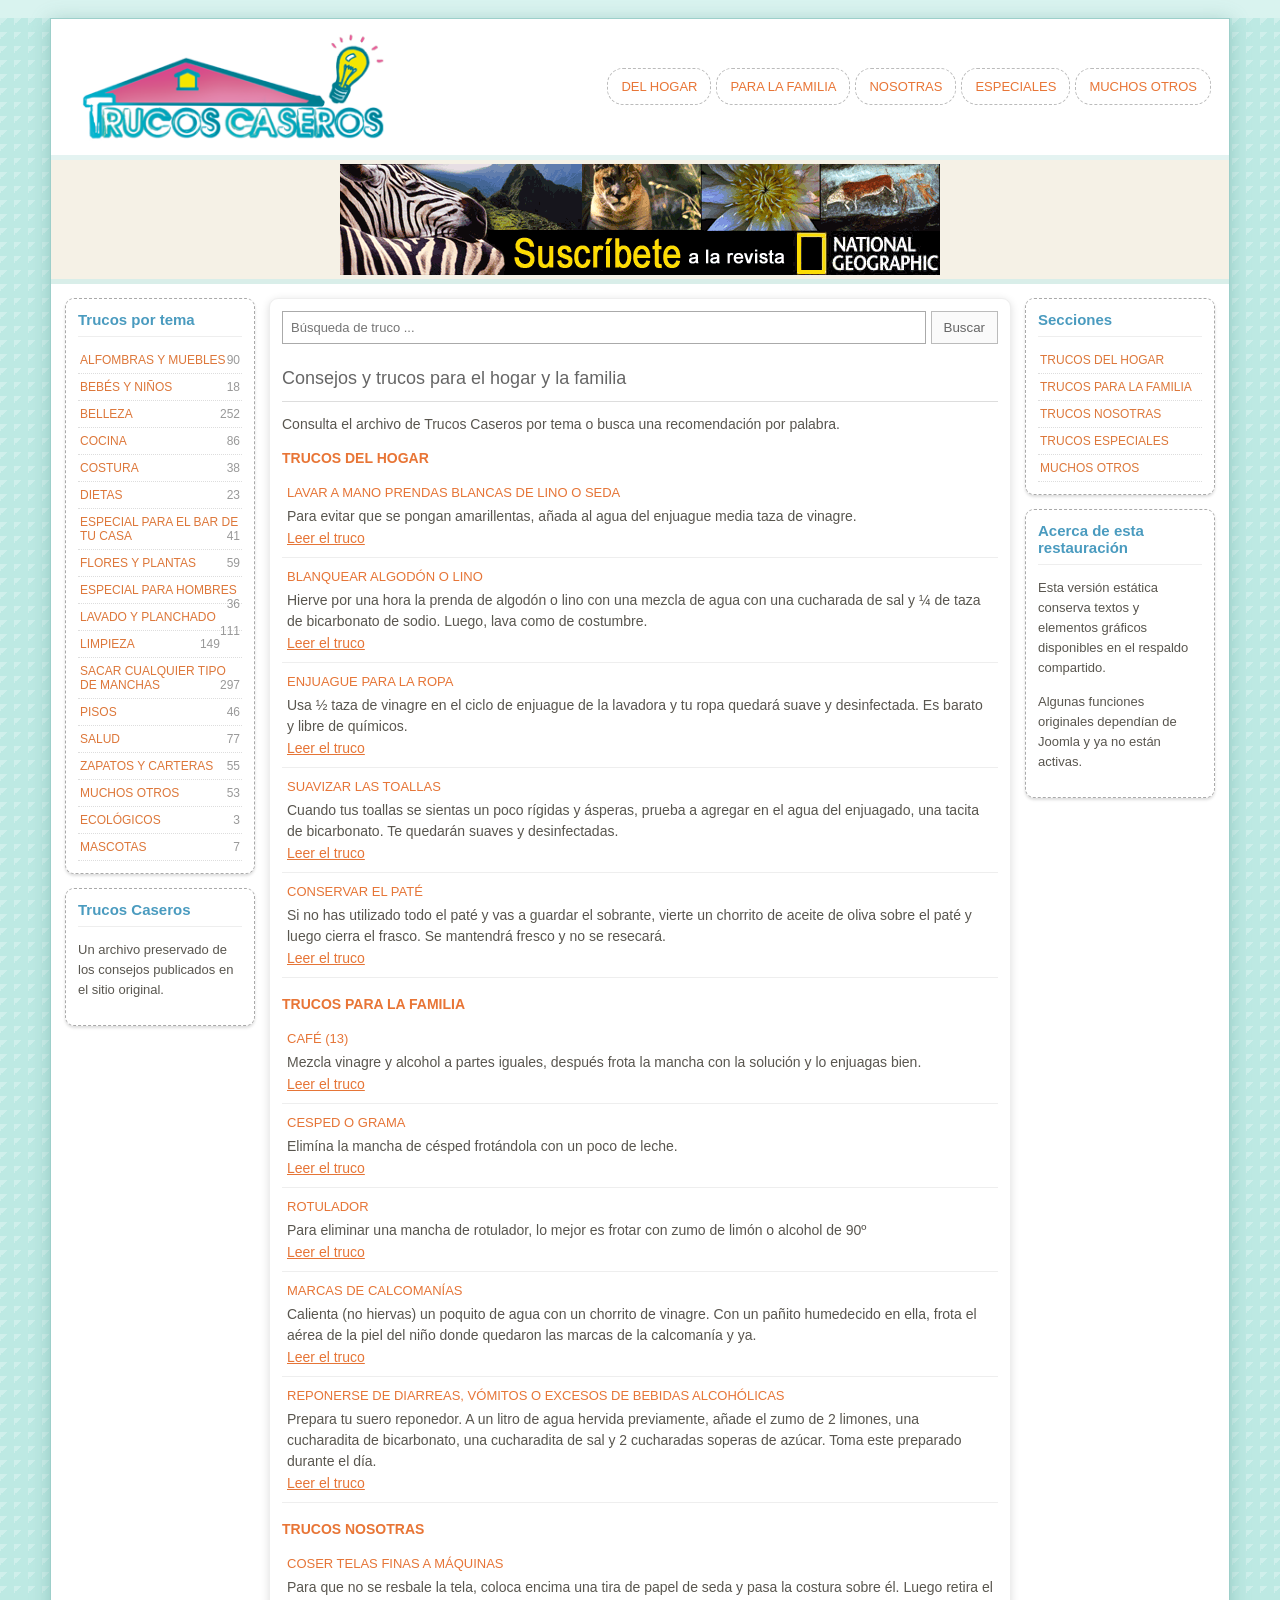
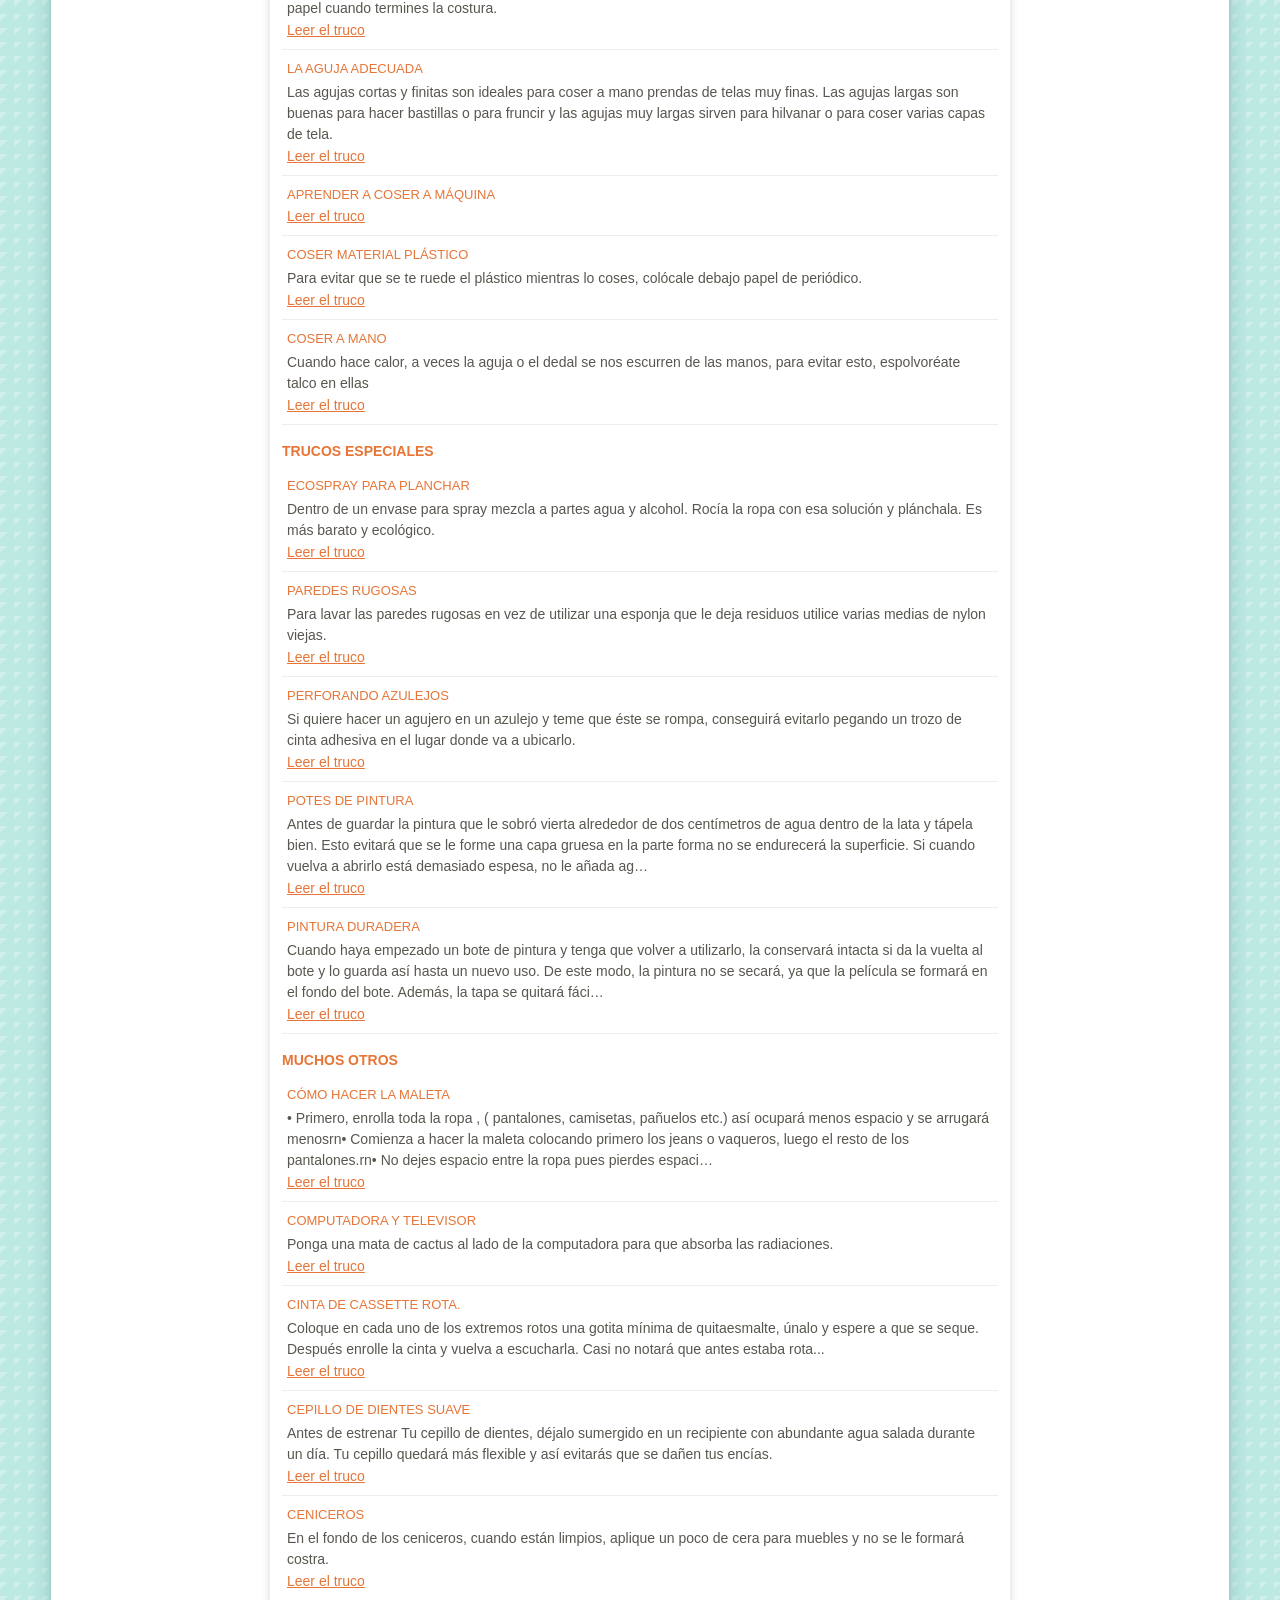
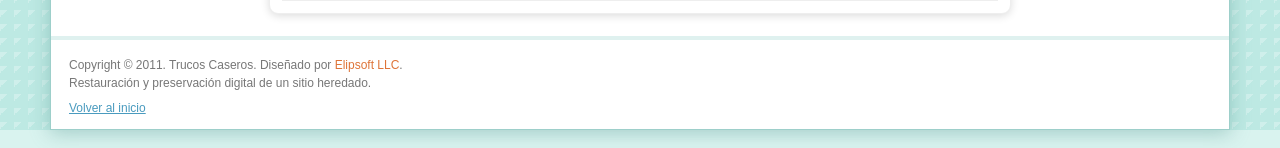
<file: index.html>
<!doctype html>
<html lang="es"><head><meta charset="utf-8"><meta name="viewport" content="width=device-width,initial-scale=1"><meta name="description" content="Restauración estática de Trucos Caseros, sitio original de consejos y remedios para el hogar."><title>Trucos Caseros</title><link rel="icon" href="assets/images/favicon.ico"><link rel="stylesheet" href="styles.css"></head>
<body><div class="site-shell"><header class="site-header"><a class="brand" href="#/" aria-label="Trucos Caseros, inicio"><img src="assets/images/s5_logo.png" alt="Trucos Caseros"></a><nav id="sections" class="section-nav" aria-label="Secciones"></nav></header>
<div class="banner-strip" aria-hidden="true"><img src="assets/images/baneri.gif" alt=""></div>
<div class="layout"><aside class="side side-left"><section class="box"><h2>Trucos por tema</h2><nav id="categories" class="category-nav" aria-label="Categorías"></nav></section><section class="box memory-box"><h2>Trucos Caseros</h2><p>Un archivo preservado de los consejos publicados en el sitio original.</p></section></aside>
<main class="main"><div class="search"><form id="search-form"><label class="sr-only" for="query">Buscar un truco</label><input id="query" type="search" placeholder="Búsqueda de truco ..."><button>Buscar</button></form></div><div id="content" aria-live="polite"><p class="loading">Cargando el archivo…</p></div></main>
<aside class="side side-right"><section class="box"><h2>Secciones</h2><nav id="sections-side"></nav></section><section class="box"><h2>Acerca de esta restauración</h2><p>Esta versión estática conserva textos y elementos gráficos disponibles en el respaldo compartido.</p><p>Algunas funciones originales dependían de Joomla y ya no están activas.</p></section></aside></div>
<footer class="site-footer"><p>Copyright © 2011. Trucos Caseros. Diseñado por <a class="designer-credit" href="https://elipsoft.us/">Elipsoft LLC</a>.</p><p>Restauración y preservación digital de un sitio heredado.</p><a href="#/">Volver al inicio</a></footer></div><script src="app.js" defer></script></body></html>
</file>
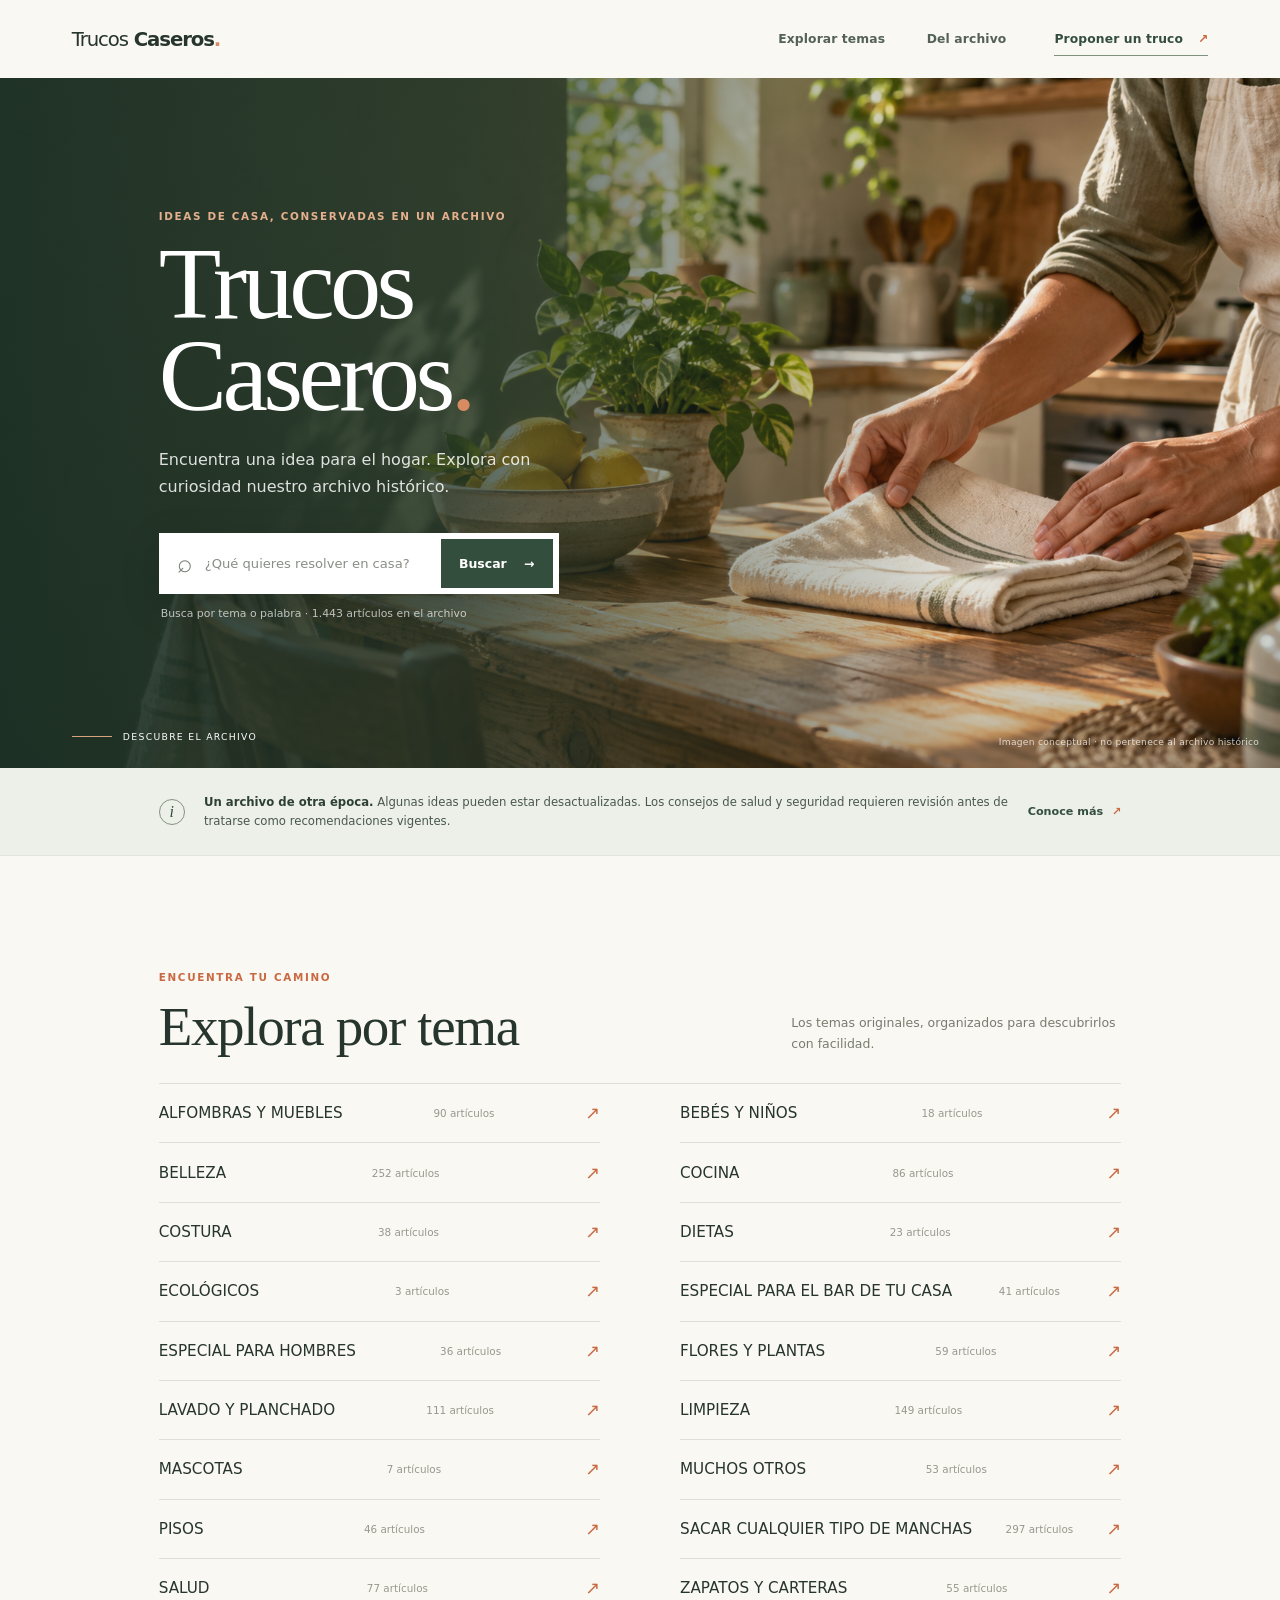
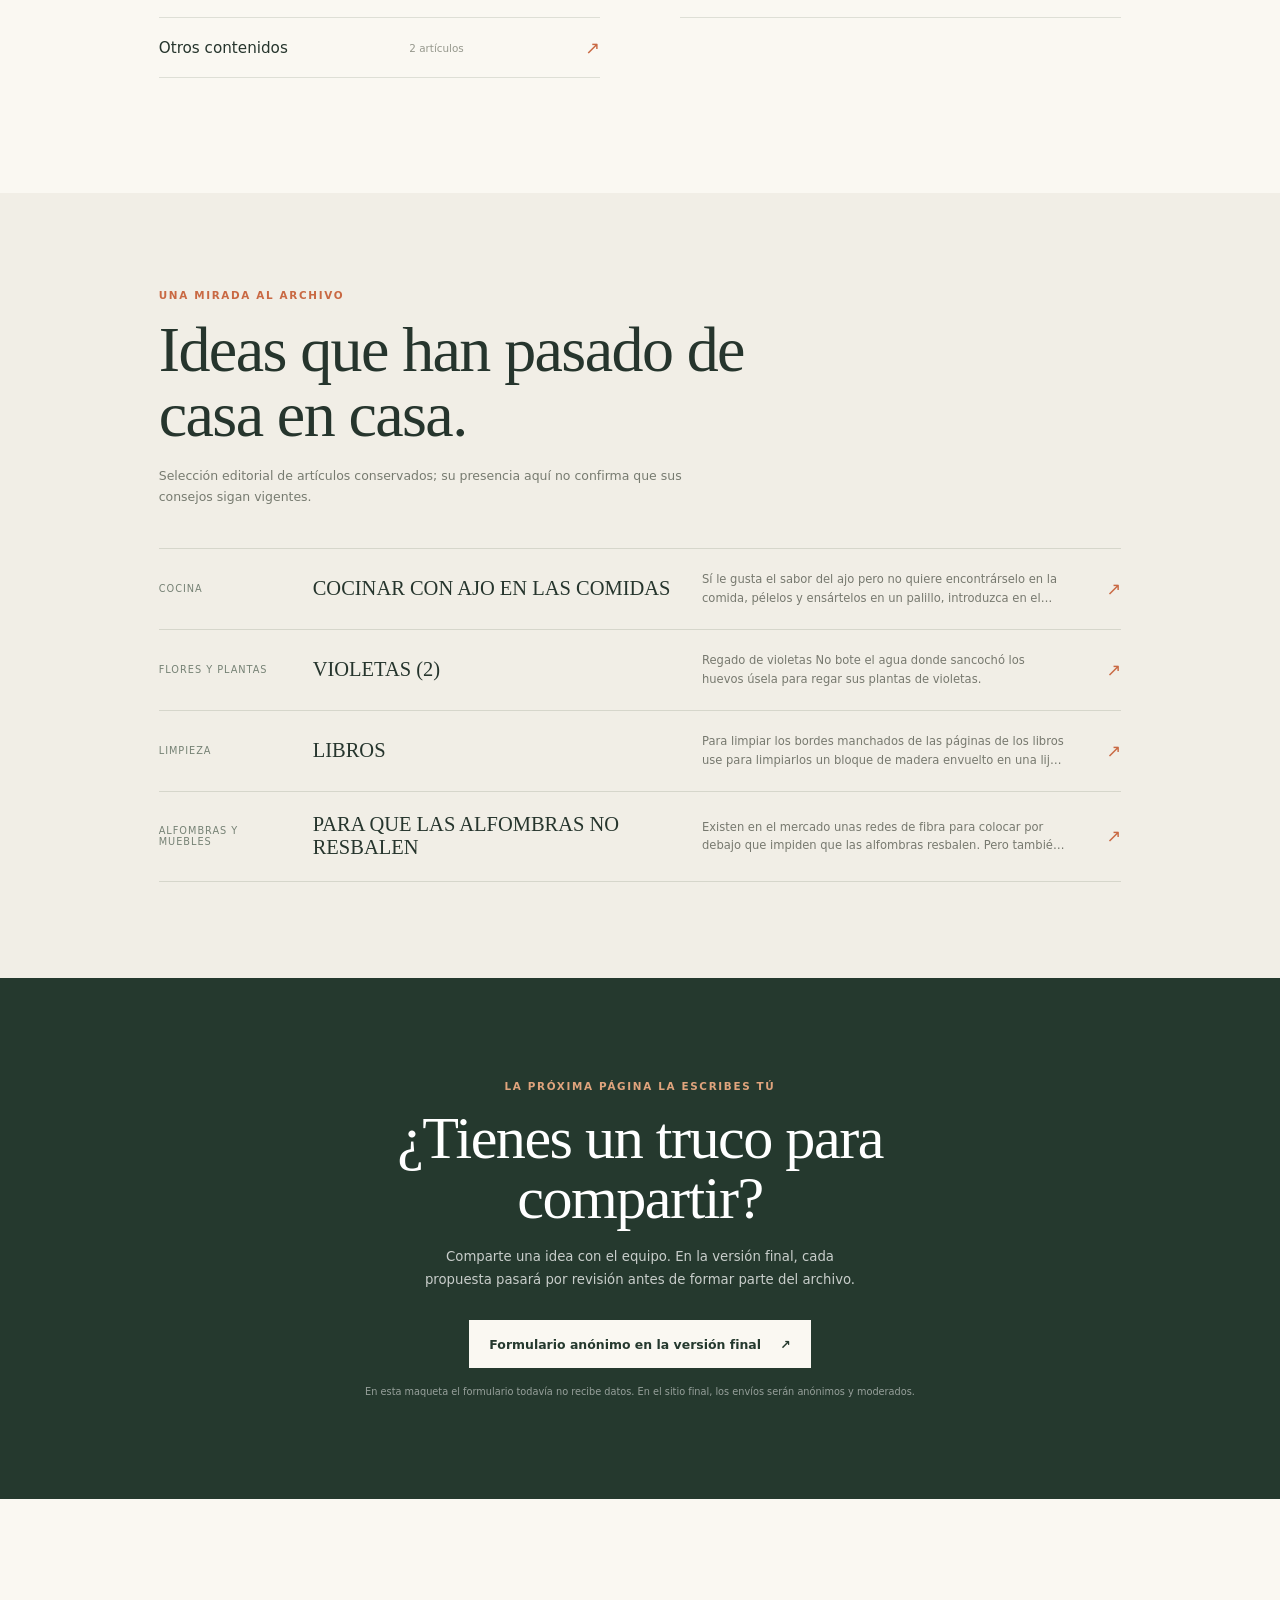
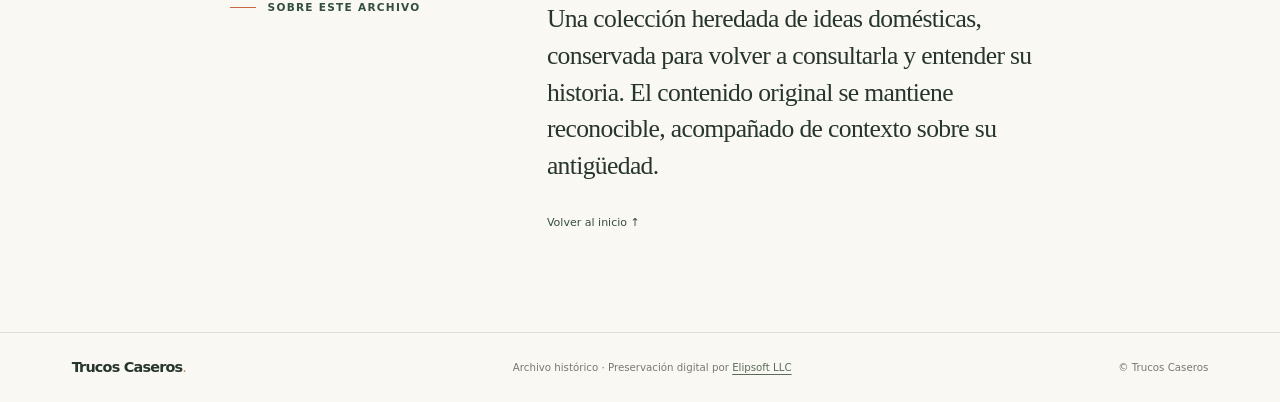
<file: preview/index.html>
<!doctype html>
<html lang="es">
<head>
  <meta charset="utf-8">
  <meta name="viewport" content="width=device-width, initial-scale=1">
  <meta name="theme-color" content="#263b30">
  <title>Trucos Caseros — concepto de rediseño</title>
  <link rel="stylesheet" href="./styles.css">
  <script src="./app.js" defer></script>
</head>
<body>
  <header class="site-header">
    <a class="wordmark" href="#inicio" aria-label="Trucos Caseros, inicio"><span>Trucos</span> Caseros<span class="wordmark-dot">.</span></a>
    <nav class="main-nav" aria-label="Navegación principal">
      <a href="#temas">Explorar temas</a>
      <a href="#archivo">Del archivo</a>
    </nav>
    <a class="nav-cta" href="#proponer">Proponer un truco <span aria-hidden="true">↗</span></a>
  </header>

  <main id="inicio">
    <section class="hero" aria-labelledby="hero-title">
      <div class="hero-shade"></div>
      <div class="hero-copy">
        <p class="eyebrow">Ideas de casa, conservadas en un archivo</p>
        <h1 id="hero-title">Trucos<br>Caseros<span class="hero-period">.</span></h1>
        <p class="hero-intro">Encuentra una idea para el hogar. Explora con curiosidad nuestro archivo histórico.</p>
        <form id="search-form" class="search-form" role="search">
          <label class="sr-only" for="search-input">Buscar trucos</label>
          <span class="search-icon" aria-hidden="true">⌕</span>
          <input id="search-input" type="search" placeholder="¿Qué quieres resolver en casa?" autocomplete="off">
          <button type="submit">Buscar <span aria-hidden="true">→</span></button>
        </form>
        <p class="search-hint">Busca por tema o palabra · 1.443 artículos en el archivo</p>
      </div>
      <a class="hero-scroll" href="#temas"><span class="scroll-line"></span> Descubre el archivo</a>
      <span class="hero-image-note">Imagen conceptual · no pertenece al archivo histórico</span>
    </section>

    <section class="archive-notice" aria-label="Aviso del archivo">
      <span class="notice-mark" aria-hidden="true">i</span>
      <p><strong>Un archivo de otra época.</strong> Algunas ideas pueden estar desactualizadas. Los consejos de salud y seguridad requieren revisión antes de tratarse como recomendaciones vigentes.</p>
      <a href="#sobre-el-archivo">Conoce más <span aria-hidden="true">↗</span></a>
    </section>

    <section class="section-block topics" id="temas">
      <div class="section-heading">
        <div><p class="eyebrow">Encuentra tu camino</p><h2>Explora por tema</h2></div>
        <p class="section-aside">Los temas originales, organizados para descubrirlos con facilidad.</p>
      </div>
      <div class="topic-columns" id="topic-list" aria-live="polite">
        <p class="loading-state">Abriendo el archivo…</p>
      </div>
    </section>

    <section class="selected" id="archivo">
      <div class="selected-head">
        <p class="eyebrow">Una mirada al archivo</p>
        <h2>Ideas que han pasado de casa en casa.</h2>
        <p class="section-aside">Selección editorial de artículos conservados; su presencia aquí no confirma que sus consejos sigan vigentes.</p>
      </div>
      <div class="article-list" id="featured-list" aria-live="polite">
        <p class="loading-state">Cargando selección…</p>
      </div>
      <div class="results" id="search-results" hidden>
        <div class="results-head"><p class="eyebrow">Resultados del archivo</p><button id="clear-search" class="text-button" type="button">Limpiar búsqueda ×</button></div>
        <p id="results-count" class="results-count"></p>
        <div id="results-list" class="article-list"></div>
      </div>
    </section>

    <section class="contribute" id="proponer">
      <div class="contribute-inner">
        <p class="eyebrow">La próxima página la escribes tú</p>
        <h2>¿Tienes un truco para compartir?</h2>
        <p>Comparte una idea con el equipo. En la versión final, cada propuesta pasará por revisión antes de formar parte del archivo.</p>
        <button class="button-light" type="button" disabled>Formulario anónimo en la versión final <span aria-hidden="true">↗</span></button>
        <p class="prototype-note">En esta maqueta el formulario todavía no recibe datos. En el sitio final, los envíos serán anónimos y moderados.</p>
      </div>
    </section>

    <section class="about" id="sobre-el-archivo">
      <div class="about-label"><span class="about-rule"></span><p>Sobre este archivo</p></div>
      <p>Una colección heredada de ideas domésticas, conservada para volver a consultarla y entender su historia. El contenido original se mantiene reconocible, acompañado de contexto sobre su antigüedad.</p>
      <a href="#inicio">Volver al inicio ↑</a>
    </section>
  </main>

  <footer class="site-footer">
    <a class="wordmark footer-wordmark" href="#inicio">Trucos Caseros<span class="wordmark-dot">.</span></a>
    <p>Archivo histórico · Preservación digital por <a href="https://elipsoft.us">Elipsoft LLC</a></p>
    <span>© Trucos Caseros</span>
  </footer>

  <dialog class="article-dialog" id="article-dialog" aria-labelledby="dialog-title">
    <button class="dialog-close" id="dialog-close" type="button" aria-label="Cerrar artículo">×</button>
    <p class="eyebrow" id="dialog-category"></p>
    <h2 id="dialog-title"></h2>
    <p class="dialog-warning">Artículo del archivo histórico. Su antigüedad no permite confirmar si las recomendaciones siguen vigentes.</p>
    <div class="article-body" id="dialog-body"></div>
    <button class="text-button dialog-return" id="dialog-return" type="button">← Volver a la página</button>
  </dialog>
</body>
</html>
</file>
<file: styles.css>
*{box-sizing:border-box}html{background:#d9f3ef}body{margin:0;color:#59564f;background:linear-gradient(135deg,rgba(255,255,255,.28) 25%,transparent 25%) 0 0/14px 14px,#bde9e3;font:14px Arial,Helvetica,sans-serif}.site-shell{width:min(1180px,calc(100% - 30px));margin:18px auto;background:#fff;border:1px solid #9dcfca;box-shadow:0 3px 18px #5c9a9470}.site-header{min-height:100px;padding:10px 18px;display:flex;align-items:center;justify-content:space-between;gap:20px;background:#fff;border-bottom:5px solid #e4f3f1}.brand img{display:block;width:min(330px,45vw);height:auto}.section-nav{display:flex;gap:5px;flex-wrap:wrap;justify-content:flex-end}.section-nav a,.section-title{color:#e87536}.section-nav a{background:#fff;border:1px dashed #bbb;border-radius:16px;padding:10px 13px;text-decoration:none;font-size:13px}.section-nav a:hover,.section-nav a.active{background:#fff4e8}.banner-strip{height:124px;background:#f5f1e6;display:flex;align-items:center;justify-content:center;overflow:hidden;border-bottom:5px solid #d9eee9}.banner-strip img{max-width:100%;max-height:118px;object-fit:contain}.layout{display:grid;grid-template-columns:190px minmax(0,1fr) 190px;gap:14px;padding:14px}.side{min-width:0}.box{border:1px dashed #aaa;border-radius:9px;padding:12px;margin-bottom:14px;box-shadow:0 2px 3px #ddd;background:#fff}.box h2{font-size:15px;color:#4a9bbf;margin:0 0 10px;border-bottom:1px solid #eee;padding-bottom:8px}.box p{line-height:1.55;font-size:13px}.category-nav a,.side a{display:block;color:#dd773a;text-decoration:none;padding:6px 2px;border-bottom:1px dotted #ddd;font-size:12px}.category-nav a:hover,.side a:hover{color:#8dbb21}.category-nav .count{float:right;color:#999}.main{min-width:0;border:1px solid #eee;border-radius:9px;padding:12px;background:#fff;box-shadow:0 2px 8px #ddd}.search{margin-bottom:12px}#search-form{display:flex;gap:5px}#query{flex:1;min-width:0;padding:8px;border:1px solid #aaa;font:13px Arial}button{border:1px solid #bbb;background:#fafafa;color:#666;padding:7px 12px;cursor:pointer}button:hover{background:#edf7f5}.page-title{font-size:18px;font-weight:normal;color:#666;border-bottom:1px solid #ddd;padding:12px 0;margin:4px 0 12px}.section-title{font-size:14px;margin:18px 0 8px}.article-list{list-style:none;margin:0;padding:0}.article-card{border-bottom:1px solid #eee;padding:11px 5px}.article-card h3{margin:0 0 6px;font-size:13px;font-weight:normal;text-transform:uppercase}.article-card h3 a{color:#e67537;text-decoration:none}.article-card h3 a:hover{text-decoration:underline}.article-card p{margin:3px 0;line-height:1.5}.article-body{line-height:1.7;color:#4e4e4e}.article-body img{max-width:100%;height:auto}.article-body table{border-collapse:collapse;max-width:100%}.article-body td,.article-body th{padding:5px;border:1px solid #ddd}.article-tools{display:flex;justify-content:space-between;margin:18px 0}.back-link{color:#e67537}.empty,.loading{padding:20px;color:#777}.site-footer{border-top:4px solid #dff1ef;margin-top:8px;padding:14px 18px;color:#777;font-size:12px}.site-footer p{margin:4px 0}.site-footer .designer-credit{color:#de7438;text-decoration:none}.site-footer .designer-credit:hover{text-decoration:underline}.site-footer>a{display:inline-block;margin-top:7px;color:#4a9bbf}.sr-only{position:absolute;width:1px;height:1px;padding:0;margin:-1px;overflow:hidden;clip:rect(0,0,0,0);white-space:nowrap;border:0}@media(max-width:900px){.layout{grid-template-columns:175px minmax(0,1fr)}.side-right{display:none}.site-header{align-items:flex-start;flex-direction:column}.section-nav{justify-content:flex-start}}@media(max-width:620px){.site-shell{width:100%;margin:0;border:0}.layout{display:flex;flex-direction:column;padding:10px}.side-left{order:2}.main{order:1}.brand img{width:min(300px,80vw)}.section-nav{gap:3px}.section-nav a{padding:7px 9px;font-size:12px}.banner-strip{height:86px}.banner-strip img{max-height:82px}.category-nav{columns:2}.memory-box{display:none}}
</file>
<file: preview/styles.css>
:root{--ink:#26352d;--sage:#344e3e;--sage-dark:#25392e;--sage-soft:#e9eee7;--paper:#faf8f2;--muted:#777b70;--orange:#c96943;--line:#dedfd6;--white:#fff;--serif:Georgia,'Times New Roman',serif;--sans:system-ui,-apple-system,'Segoe UI',Arial,sans-serif}
*{box-sizing:border-box}
html{scroll-behavior:smooth;scroll-padding-top:5.5rem}
body{margin:0;background:var(--paper);color:var(--ink);font-family:var(--sans);-webkit-font-smoothing:antialiased}
a{color:inherit}
.site-header{height:78px;padding:0 clamp(1.2rem,5.6vw,6rem);display:flex;align-items:center;justify-content:space-between;background:var(--paper);position:relative;z-index:2}
.wordmark{text-decoration:none;font-size:1.23rem;font-weight:700;letter-spacing:-.055em;color:var(--ink)}.wordmark span:first-child{font-weight:400}.wordmark-dot,.hero-period{color:#d68b62}
.main-nav{display:flex;gap:2.6rem;margin-left:auto;margin-right:3rem}.main-nav a,.nav-cta{font-size:.77rem;text-decoration:none;font-weight:600;letter-spacing:.01em}.main-nav a{color:#536156}.main-nav a:hover,.about a:hover,.site-footer a:hover{text-decoration:underline;text-underline-offset:4px}.nav-cta{border-bottom:1px solid #80917d;padding:.62rem 0;color:var(--sage)}.nav-cta span{padding-left:.65rem;color:var(--orange)}
.hero{height:min(690px,calc(100svh - 78px));min-height:560px;position:relative;display:flex;align-items:center;background:#354839 url('./assets/hero-concept.png') center 54%/cover no-repeat;color:#fff;overflow:hidden}.hero-shade{position:absolute;inset:0;background:linear-gradient(90deg,rgba(28,48,37,.95) 0%,rgba(34,53,41,.78) 35%,rgba(33,48,37,.06) 76%),linear-gradient(0deg,rgba(25,37,31,.25),transparent 35%)}.hero-copy{position:relative;z-index:1;margin-left:clamp(1.4rem,12.4vw,13.1rem);max-width:680px;padding:2rem 1rem 3rem 0}.eyebrow{text-transform:uppercase;letter-spacing:.16em;font-size:.65rem;font-weight:700;color:var(--orange);margin:0 0 1rem}.hero .eyebrow{color:#e5b08d}.hero h1{font-family:var(--serif);font-weight:400;font-size:clamp(4.5rem,8vw,7.8rem);line-height:.9;letter-spacing:-.045em;margin:0 0 1.5rem}.hero-intro{font-size:1rem;line-height:1.7;max-width:400px;color:rgba(255,255,255,.85);margin:0 0 2rem}.search-form{height:61px;display:flex;align-items:center;max-width:580px;background:var(--white);color:var(--ink);box-shadow:0 12px 38px rgba(8,18,12,.17);padding:6px 6px 6px 18px}.search-icon{font-size:1.65rem;color:#778078;margin-right:10px;line-height:1}.search-form input{min-width:0;flex:1;border:0;outline:0;background:transparent;font:500 .82rem var(--sans);color:var(--ink)}.search-form input::placeholder{color:#8a8e85}.search-form button,.button-light{border:0;background:var(--sage);color:#fff;padding:0 1.15rem;height:49px;font:600 .78rem var(--sans);cursor:pointer}.search-form button span{margin-left:.8rem}.search-form button:hover{background:var(--sage-dark)}.search-hint{font-size:.68rem;color:rgba(255,255,255,.7);margin:.85rem 0 0 2px}.hero-scroll{position:absolute;bottom:1.6rem;left:clamp(1.4rem,5.6vw,6rem);z-index:1;color:#fff;text-decoration:none;text-transform:uppercase;letter-spacing:.14em;font-size:.58rem;display:flex;align-items:center;gap:.7rem}.scroll-line{width:40px;height:1px;background:#d9a27d}.hero-image-note{position:absolute;z-index:1;right:1.3rem;bottom:1.3rem;color:rgba(255,255,255,.74);font-size:.57rem;letter-spacing:.03em}
.archive-notice{min-height:88px;background:#edf0e9;border-bottom:1px solid #e1e5dd;display:flex;align-items:center;gap:1.2rem;padding:1.3rem clamp(1.4rem,12.4vw,13.1rem);color:#49584c}.notice-mark{width:26px;height:26px;display:grid;place-items:center;border:1px solid #82927e;border-radius:50%;font:italic 1rem Georgia;color:var(--sage);flex:0 0 auto}.archive-notice p{font-size:.73rem;line-height:1.6;margin:0;flex:1}.archive-notice strong{color:#2d4033}.archive-notice>a{font-size:.7rem;color:var(--sage);white-space:nowrap;text-decoration:none;font-weight:600}.archive-notice>a span{color:var(--orange);margin-left:.3rem}
.section-block{padding:clamp(4.8rem,9vw,8.7rem) clamp(1.4rem,12.4vw,13.1rem)}.section-heading{display:flex;align-items:end;justify-content:space-between;gap:2rem;border-bottom:1px solid var(--line);padding-bottom:1.8rem}.section-heading h2,.selected h2,.contribute h2,.about>p{font-family:var(--serif);font-weight:400;letter-spacing:-.025em}.section-heading h2{font-size:clamp(2.4rem,4.3vw,4rem);margin:0;line-height:1}.section-aside{color:var(--muted);font-size:.78rem;line-height:1.7;max-width:330px;margin:0}.topic-columns{display:grid;grid-template-columns:1fr 1fr;column-gap:5rem}.topic-link{display:flex;align-items:center;justify-content:space-between;gap:1rem;text-decoration:none;padding:1.2rem 0;border-bottom:1px solid var(--line);font-size:.95rem;font-weight:500;transition:padding .18s,color .18s}.topic-link:hover{padding-left:.55rem;color:var(--sage)}.topic-link small{font-size:.65rem;color:#96988d;font-weight:400}.topic-arrow{color:var(--orange);font-size:1.1rem}
.selected{background:#f1eee6;padding:clamp(4rem,7.5vw,7.2rem) clamp(1.4rem,12.4vw,13.1rem)}.selected-head{max-width:620px;margin-bottom:2.5rem}.selected h2{font-size:clamp(2.7rem,5vw,4.4rem);line-height:1.02;margin:.3rem 0 1.1rem}.selected-head .section-aside{max-width:570px}.article-list{border-top:1px solid #d6d6cb}.article-row{display:grid;grid-template-columns:minmax(130px,.24fr) minmax(230px,.8fr) minmax(180px,.8fr) 30px;align-items:center;gap:1.5rem;padding:1.35rem 0;border-bottom:1px solid #d6d6cb;cursor:pointer}.article-row:hover .article-title{color:var(--orange)}.article-category{font-size:.61rem;letter-spacing:.1em;text-transform:uppercase;color:#768275}.article-title{font:400 1.28rem var(--serif);transition:color .18s}.article-excerpt{font-size:.72rem;line-height:1.6;color:#77796f;display:-webkit-box;-webkit-line-clamp:2;-webkit-box-orient:vertical;overflow:hidden}.row-open{font-size:1.1rem;text-align:right;color:var(--orange)}.results{margin-top:4rem;padding-top:2rem;border-top:1px solid #bec3b8}.results-head{display:flex;justify-content:space-between;align-items:center}.results-count{font-size:.76rem;color:var(--muted);margin:0 0 1rem}.text-button{border:0;background:none;color:var(--sage);font:600 .72rem var(--sans);cursor:pointer;padding:.4rem 0}.text-button:hover{text-decoration:underline;text-underline-offset:3px}.loading-state,.empty-state{color:var(--muted);font-size:.8rem;padding:1rem 0}
.contribute{background:var(--sage-dark);color:white;padding:clamp(4.5rem,8vw,7.8rem) 1.5rem;text-align:center}.contribute-inner{max-width:650px;margin:0 auto}.contribute .eyebrow{color:#e0a47d}.contribute h2{font-size:clamp(2.5rem,4.7vw,4.5rem);line-height:1;margin:.6rem 0 1.1rem}.contribute-inner>p:not(.eyebrow):not(.prototype-note){font-size:.83rem;color:rgba(255,255,255,.75);line-height:1.7;margin:0 auto 1.8rem;max-width:450px}.button-light{display:inline-flex;height:48px;align-items:center;gap:1.2rem;background:var(--paper);color:var(--sage-dark);text-decoration:none;padding:0 1.3rem}.button-light:hover{background:#fff}.prototype-note{font-size:.61rem;color:rgba(255,255,255,.52);margin:1.1rem 0 0}.about{padding:clamp(4rem,8vw,7.5rem) clamp(1.4rem,18vw,19rem);display:grid;grid-template-columns:.55fr 1fr;gap:2.5rem;align-items:start}.about-label{font-size:.66rem;letter-spacing:.12em;text-transform:uppercase;display:flex;align-items:center;gap:.7rem;color:var(--sage);font-weight:700}.about-label p{margin:0}.about-rule{width:26px;height:1px;background:var(--orange)}.about>p{font-size:clamp(1.4rem,2vw,1.9rem);line-height:1.43;margin:0;max-width:700px}.about>a{grid-column:2;font-size:.69rem;color:var(--sage);text-decoration:none;margin-top:-.5rem}.site-footer{border-top:1px solid var(--line);padding:1.65rem clamp(1.4rem,5.6vw,6rem);display:flex;align-items:center;justify-content:space-between;gap:1rem}.footer-wordmark{font-size:.9rem}.site-footer p,.site-footer>span{font-size:.64rem;color:#77796f;margin:0}.site-footer a:not(.wordmark){color:#596c5b;text-underline-offset:3px}
.article-dialog{border:0;padding:clamp(2rem,5vw,4.3rem);width:min(800px,calc(100% - 2rem));max-height:88vh;background:var(--paper);color:var(--ink);box-shadow:0 20px 80px #16261d44}.article-dialog::backdrop{background:#15231bd1;backdrop-filter:blur(3px)}.dialog-close{position:absolute;right:1.1rem;top:1rem;border:0;background:none;font-size:1.8rem;color:#6c756d;cursor:pointer}.article-dialog h2{font:400 clamp(2.1rem,4vw,3.7rem)/1.08 var(--serif);margin:.4rem 2rem 1rem 0}.dialog-warning{padding:.85rem 1rem;background:#e9eee7;color:#4c5a4e;font-size:.7rem;line-height:1.6}.article-body{font-family:Georgia,serif;font-size:1.06rem;line-height:1.85;color:#394239;margin:2rem 0}.article-body img{display:block;max-width:100%;height:auto;margin:1rem auto}.article-body h1,.article-body h2,.article-body h3{font-family:var(--serif);line-height:1.2}.article-body a{color:#4f7159}.dialog-return{border-top:1px solid var(--line);padding-top:1rem;width:100%;text-align:left}.sr-only{position:absolute;width:1px;height:1px;padding:0;margin:-1px;overflow:hidden;clip:rect(0,0,0,0);white-space:nowrap;border:0}:focus-visible{outline:3px solid #db9a70;outline-offset:4px}
@media(max-width:760px){.site-header{height:67px;padding:0 1.25rem}.wordmark{font-size:1rem}.main-nav{display:none}.nav-cta{font-size:.67rem}.hero{height:auto;min-height:calc(100svh - 67px);background-position:60% center}.hero-shade{background:linear-gradient(90deg,rgba(28,48,37,.92),rgba(34,53,41,.68) 66%,rgba(33,48,37,.22))}.hero-copy{margin:0;padding:1.5rem 1.25rem 5.6rem;max-width:620px}.hero h1{font-size:clamp(4rem,17vw,6.5rem)}.hero-intro{font-size:.9rem}.search-form{height:56px;padding-left:12px}.search-form button{height:44px;padding:0 .8rem;font-size:.7rem}.search-form input{font-size:.73rem}.hero-scroll{left:1.25rem;bottom:1.2rem}.hero-image-note{right:.8rem;bottom:.75rem;font-size:.48rem}.archive-notice{padding:1.2rem 1.3rem;align-items:flex-start;gap:.8rem;flex-wrap:wrap}.archive-notice p{flex-basis:calc(100% - 42px)}.archive-notice>a{margin-left:34px}.section-block,.selected{padding:4.2rem 1.3rem}.section-heading{display:block}.section-heading h2{font-size:2.75rem}.section-heading .section-aside{margin-top:1.1rem}.topic-columns{grid-template-columns:1fr;column-gap:0}.topic-link{padding:1rem 0;font-size:.87rem}.selected h2{font-size:3rem}.article-row{grid-template-columns:1fr 24px;gap:.35rem .8rem;padding:1.15rem 0}.article-category{grid-column:1}.article-title{grid-column:1;grid-row:2;font-size:1.23rem}.article-excerpt{grid-column:1;grid-row:3}.row-open{grid-column:2;grid-row:1/4}.contribute{padding:4rem 1.35rem}.about{padding:4rem 1.35rem;grid-template-columns:1fr;gap:1.25rem}.about>p{font-size:1.55rem}.about>a{grid-column:1;margin-top:0}.site-footer{padding:1.4rem 1.3rem;align-items:flex-start;flex-wrap:wrap}.site-footer p{order:3;flex-basis:100%}.site-footer>span{margin-left:auto}}
@media(prefers-reduced-motion:reduce){html{scroll-behavior:auto}*,*::before,*::after{transition-duration:.01ms!important;animation-duration:.01ms!important;animation-iteration-count:1!important}}
</file>
